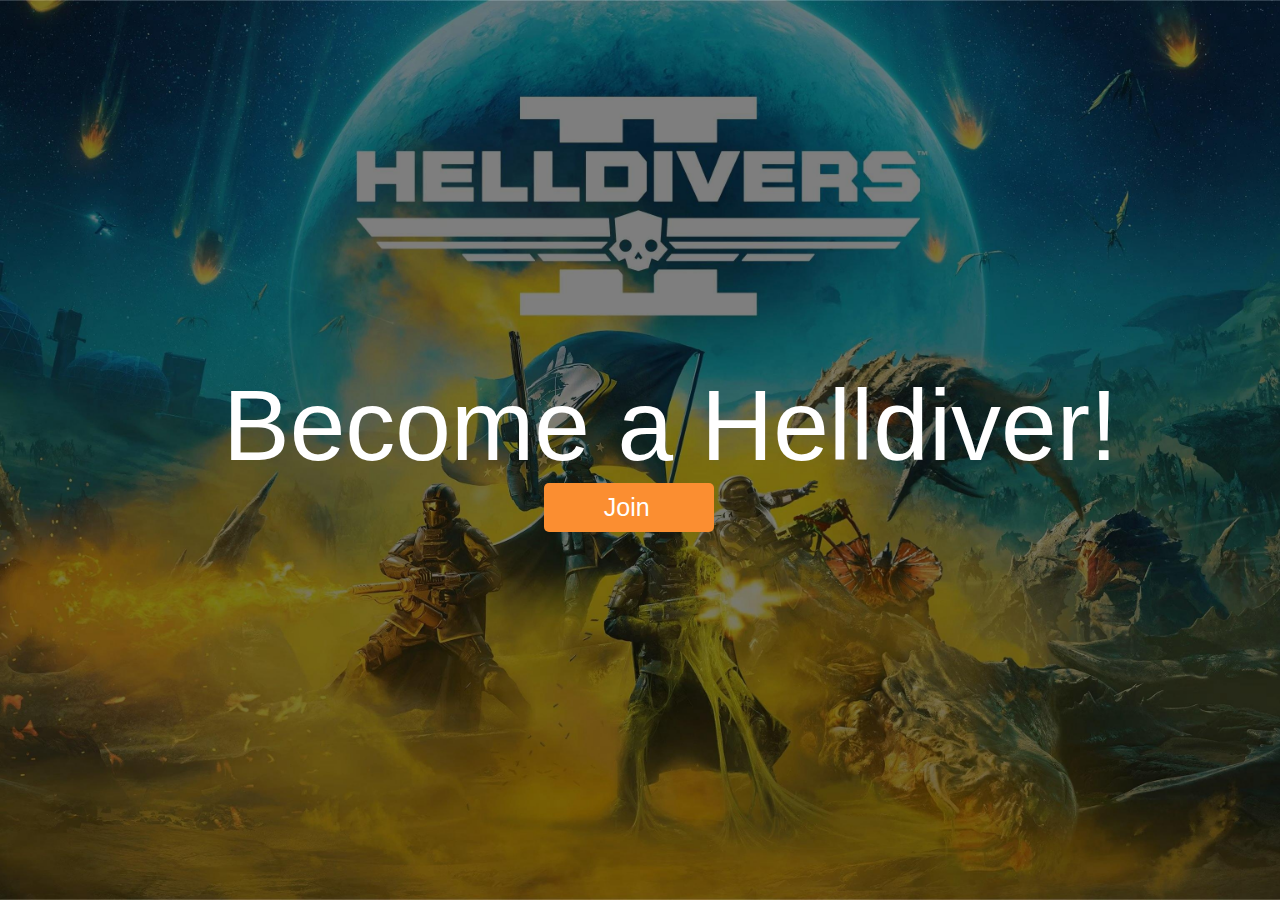
<file: index.html>
<!DOCTYPE html>
<html lang="en">
<head>
  <meta charset="UTF-8" />
  <title>Helldivers 2</title>
  <!-- Import Styles -->
  <link rel="stylesheet" href="./assets/styles.css" />
</head>
<body class="bodyWelcome">
  <!-- Jumbotron with title and join button -->
  <div class="jumbotrom">
    <!-- Title -->
    <span class="titleWelcome">Become a Helldiver!</span>
    <!-- Anchor link to shop page -->
    <a href="shop.html" class="buy-button">Join</a>
  </div>
</body>
</html>
</file>
<file: assets/styles.css>
/*Start of Shopping page*/
body {
  background-color: #262626;
  margin: 0px;
  font-family: tahoma;
  color: #ffffff;
}

.button {
  margin: 30px;
  background-color: #fb8e31;
  border-radius: 5px;
  font-size: 18px;
  width: 160px;
  height: 60px;
  color: white;
  padding: 20px;
  box-shadow: inset 0 -0.6em 1em -0.35em rgba(0, 0, 0, 0.17),
    inset 0 0.6em 2em -0.3em rgba(255, 255, 255, 0.15),
    inset 0 0 0em 0.05em rgba(255, 255, 255, 0.12);
  text-align: center;
  cursor: pointer;
}


.disabledButton {
  background-color: #d8d8d8;
  cursor: not-allowed;
}

h1 {
  font-size: 50px;
}

h3 {
  font-size: 25px;
}

img {
  width: 50%;
  margin: 40px;
  padding: 15px;
  -webkit-box-shadow: 0px 2px 15px -12px rgba(0, 0, 0, 0.59);
  -moz-box-shadow: 0px 2px 15px -12px rgba(0, 0, 0, 0.59);
  box-shadow: 3px 16px -14px rgba(0, 0, 0, 0.59);
  border-radius: 10px; 
}


input {
  width: 100%;
  height: 40px;
  margin-bottom: 20px;
}

label {
  font-size: 20px;
  margin-bottom: 5px;
}

li {
  font-size: 18px;
}

.nav-bar {
  background-color: #333333;
  height: 60px;
  margin-bottom: 25px;
  -webkit-box-shadow: 0px 2px 15px -12px rgba(0, 0, 0, 0.57);
  -moz-box-shadow: 0px 2px 15px -12px rgba(0, 0, 0, 0.57);
  box-shadow: 1px 1px 5px rgba(0, 0, 0, 0.57);
}

p {
  font-size: 22px;
}

.product-display {
  display: flex;
  flex-direction: column;
  padding: 1rem;
}

.product-container {
  display: flex;
  flex-direction: row;
  flex-wrap: wrap;
}

.product-image,
.product-info {
  width: 50%;
    border-radius: 10px; 
  }

.review-form {
  display: flex;
  flex-direction: column;
  width: 80%vw;
  padding: 20px;
  margin: 40px;
  border: 4px solid #d6a26e;
  background-color: #262626;
  -webkit-box-shadow: 0px 2px 15px -12px rgba(0, 0, 0, 0.57);
  -moz-box-shadow: 0px 2px 15px -12px rgba(0, 0, 0, 0.57);
  box-shadow: 2px 15px -12px rgba(0, 0, 0, 0.57);
}

.review-container {
  width: 80%vw;
  padding: 20px;
  margin: 40px;
  background-color: rgb(255, 255, 255);
  -webkit-box-shadow: 0px 2px 20px -12px rgba(0, 0, 0, 0.57);
  -moz-box-shadow: 0px 2px 20px -12px rgba(0, 0, 0, 0.57);
  box-shadow: 2px 20px -12px rgba(0, 0, 0, 0.57);
  margin-left: 40px;
  color: #262626;
}

.review-container li {
  margin-bottom: 30px;
}

.review-form .button {
  display: block;
  margin: 30px auto;
}

select {
  height: 40px;
  font-size: 20px;
  background-color: white;
  cursor: pointer;
}

textarea {
  width: 95%;
  height: 70px;
  padding: 10px;
  font-size: 20px;
  margin-bottom: 20px;
}

ul {
  list-style-type: none;
}

@media only screen and (max-width: 600px) {
  .container {
    flex-direction: column;
  }

  .product-image,
  .product-info {
    margin-left: 10px;
    width: 100%;
  }

  .review-form {
    width: 90%;
  }
}

.nav-bar {
  display: flex;
  justify-content: space-between;
  align-items: center;
  padding: 10px;
  background-color: #333;
  color: white;
}

.brand {
  font-size: 24px;
  padding-left: 20px;
}

.cart {
  display: flex;
  align-items: center;
  background-color: #333333;;
 height: 10px;
 padding-right: 30px;
}

.cart-icon {
  width: 24px;
  height: 24px;
  margin-right: 5px;
}

.cart-count {
  font-size: 14px;
  margin: 0;
}

.radio-container {
  display: flex;
}

.radio-container input[type="radio"] {
  margin-right: -10px;
  width: 90px;}

/* Start of Lading Page/ Welcome page */
.bodyWelcome {
  background-image: url('./images/Helldivers_2_Art.jpg');
  background-size: cover;
  background-position: center;
  font-family: Impact, sans-serif;
  margin: 0;
  padding: 0;
  display: flex;
  justify-content: center;
  align-items: center;
  height: 100vh;
}

.jumbotron {
  background-color: rgba(255, 255, 255, 0.5); 
  padding: 50px;
  text-align: center;
  align-items: center;
}

.button-container {
  display: flex;
  justify-content: center;
  align-items: center;
}

.buy-button {
  background-color: #fb8e31;
  color: white;
  padding: 10px 60px;
  border: none;
  border-radius: 5px;
  font-size: 18px;
  cursor: pointer;
  transition: background-color 0.3s ease;
  margin-left: 41%;
  width: 50px;
  font-size: 25px;
  text-decoration: none; 
  display: inline-block; 
}

.buy-button:hover {
  background-color: #d17016; 
}

.titleWelcome{
  font-size: 100px;
  padding-left: 11%;
}
</file>
